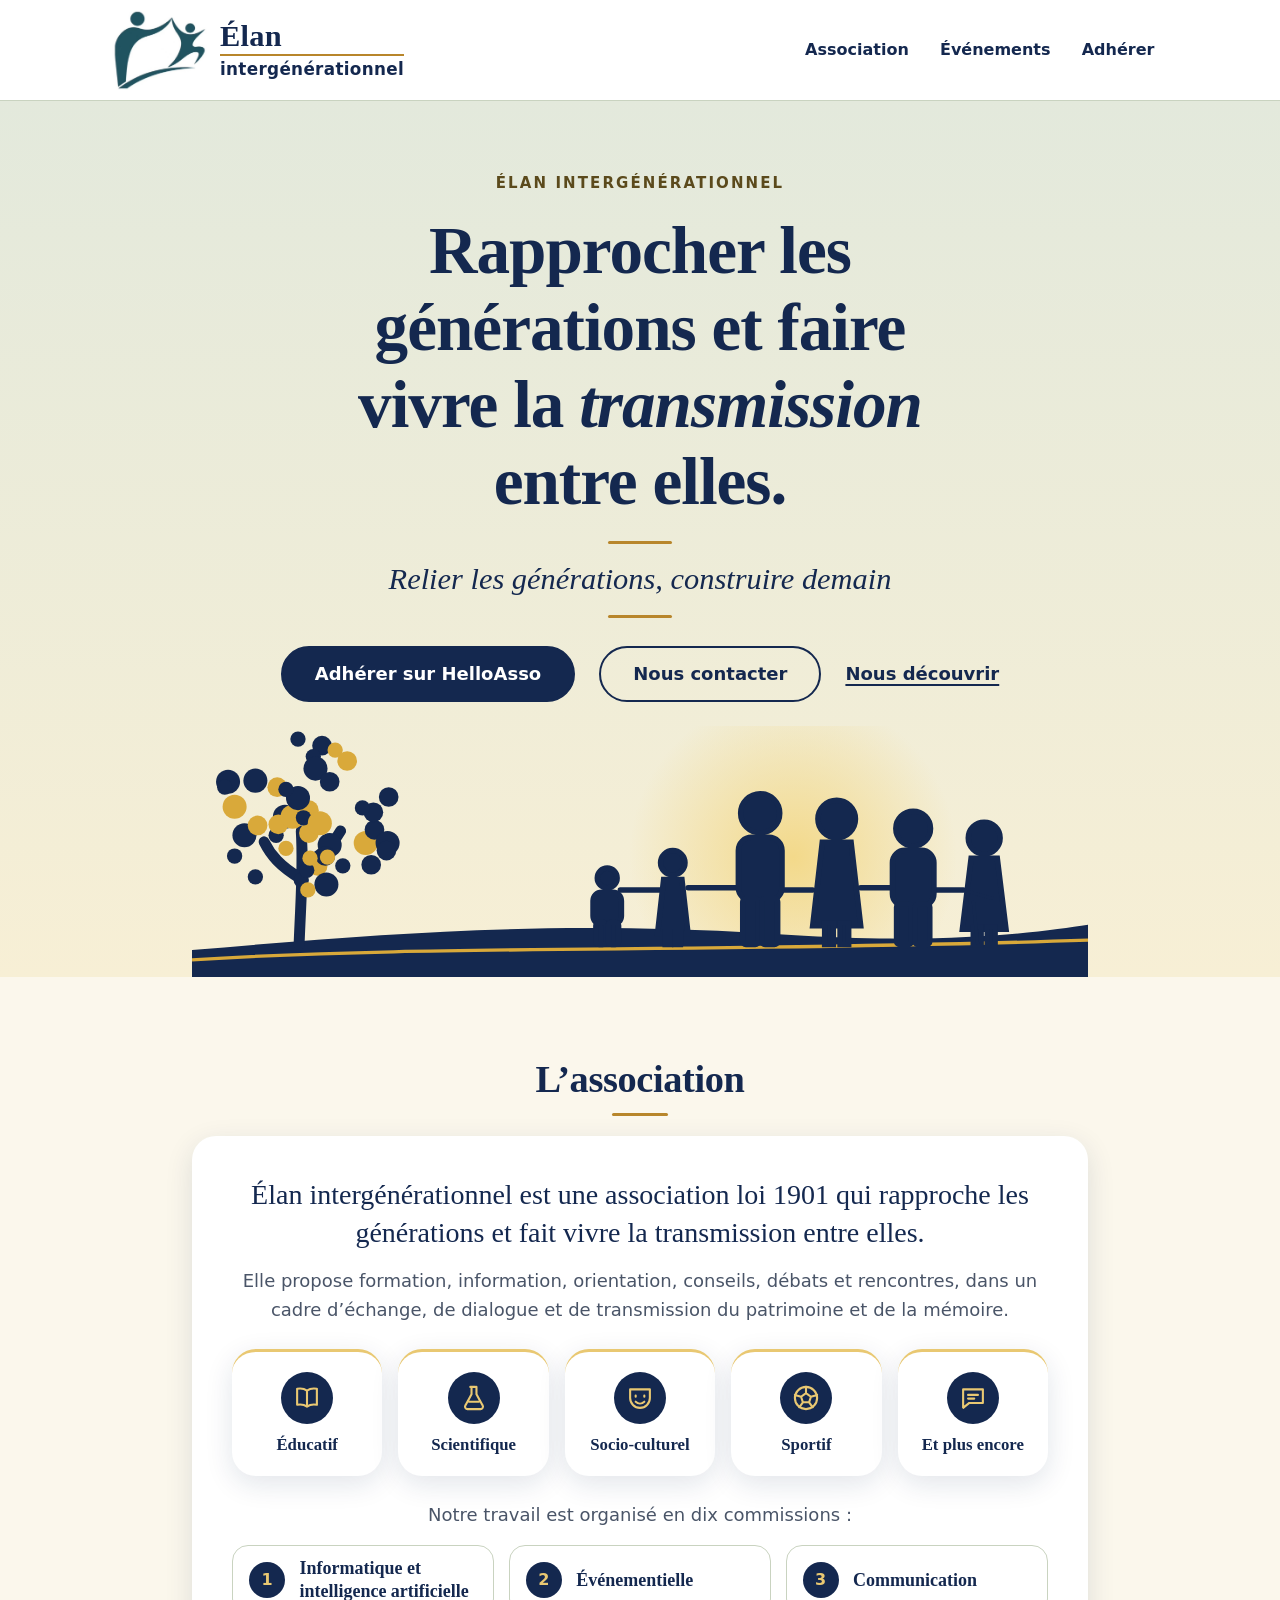
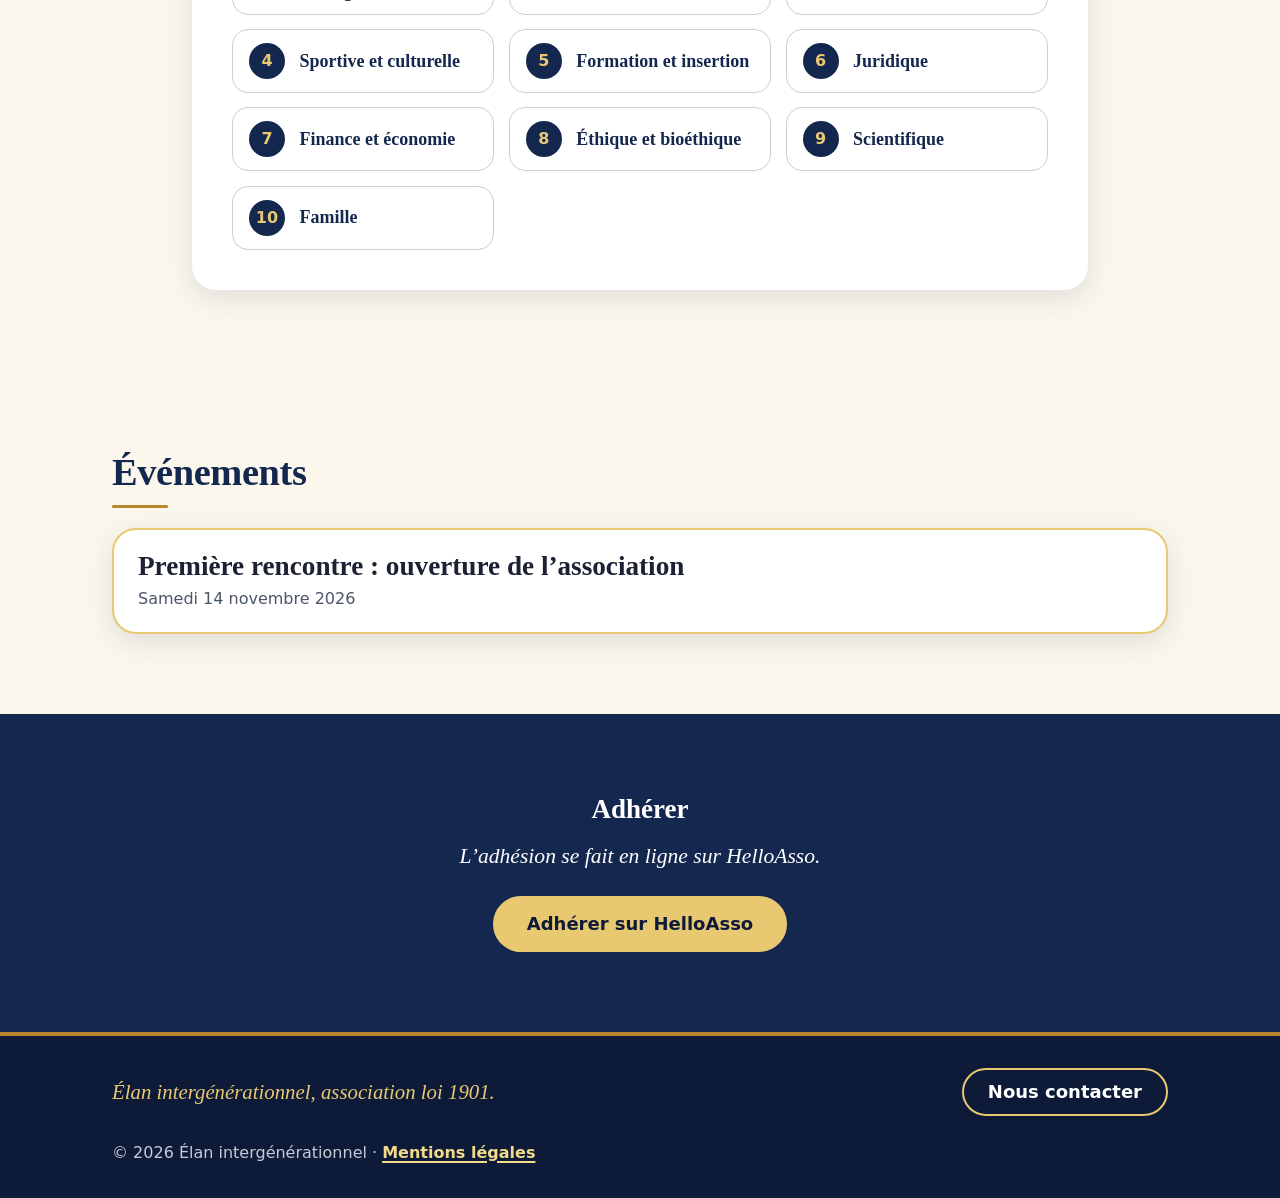
<file: index.html>
<!doctype html>
<html lang="fr">
<head>
<meta charset="utf-8">
<meta name="viewport" content="width=device-width, initial-scale=1">
<meta http-equiv="Content-Security-Policy" content="default-src 'none'; img-src 'self' data:; style-src 'self' 'unsafe-inline'; base-uri 'none'; form-action 'none'">
<meta name="referrer" content="strict-origin-when-cross-origin">
<meta name="color-scheme" content="light">
<meta name="theme-color" content="#1b2f66">
<title>Élan intergénérationnel</title>
<meta name="description" content="Élan intergénérationnel : association pour rapprocher les générations et faire vivre la transmission entre elles.">
<meta property="og:type" content="website">
<meta property="og:locale" content="fr_FR">
<meta property="og:site_name" content="Élan intergénérationnel">
<meta property="og:title" content="Élan intergénérationnel">
<meta property="og:description" content="Rapprocher les générations et faire vivre la transmission entre elles.">
<meta property="og:image:alt" content="Élan intergénérationnel : relier les générations, construire demain">
<meta property="og:url" content="https://elan-intergenerationnel.fr/">
<meta property="og:image" content="https://elan-intergenerationnel.fr/assets/og.png">
<link rel="icon" type="image/png" href="assets/favicon.png">
<link rel="stylesheet" href="style.css">
</head>
<body>
<a class="skip" href="#contenu">Aller au contenu</a>
<header class="site-header">
<div class="wrap bar">
<a class="brand" href="index.html" aria-label="Élan intergénérationnel, accueil"><img src="assets/logo-mark.jpg" width="440" height="370" alt=""><span class="wm"><b>Élan</b><span>intergénérationnel</span></span></a>
<nav aria-label="Navigation principale">
<ul>
<li><a href="#association">Association</a></li>
<li><a href="#evenements">Événements</a></li>
<li><a href="#adherer">Adhérer</a></li>
</ul>
</nav>
</div>
</header>

<main id="contenu">
<section class="hero" aria-labelledby="titre">
<div class="wrap">
<p class="eyebrow">Élan intergénérationnel</p>
<h1 id="titre">Rapprocher les générations et faire vivre la <em>transmission</em> entre elles.</h1>
<p class="tagline">Relier les générations, construire demain</p>
<div class="actions">
<a class="btn" href="https://www.helloasso.com/associations/elan-intergenerationnel-l-elan/adhesions/campagne" rel="noopener">Adhérer sur HelloAsso</a>
<a class="btn ghost" href="mailto:contact@elan-intergenerationnel.fr">Nous contacter</a>
<a class="more" href="#association">Nous découvrir</a>
</div>
</div>
<svg class="art" viewBox="0 0 820 230" preserveAspectRatio="xMidYMax slice" role="img" aria-label="Illustration : une famille de quatre générations main dans la main, près d’un arbre" focusable="false">
<defs><radialGradient id="sun"><stop offset="0" stop-color="#f3d98a"/><stop offset="1" stop-color="#f3d98a" stop-opacity="0"/></radialGradient></defs>
<circle cx="550" cy="120" r="150" fill="url(#sun)"/>
<path d="M0 205C180 190 330 176 560 192C700 200 780 188 820 182V230H0Z" fill="#14284f"/>
<path d="M0 214C220 200 460 208 820 196" fill="none" stroke="#d9a93a" stroke-width="3"/>
<path d="M98 200C100 150 102 130 100 96M100 140C80 128 72 118 66 106M101 128C118 118 128 110 136 96" stroke="#14284f" stroke-width="10" stroke-linecap="round" fill="none"/>
<circle cx="107" cy="98" r="9" fill="#d9a93a"/><circle cx="85" cy="82" r="7" fill="#14284f"/><circle cx="39" cy="119" r="7" fill="#14284f"/><circle cx="115" cy="128" r="9" fill="#d9a93a"/><circle cx="119" cy="18" r="9" fill="#14284f"/><circle cx="123" cy="145" r="11" fill="#14284f"/><circle cx="131" cy="22" r="7" fill="#d9a93a"/><circle cx="126" cy="109" r="11" fill="#14284f"/><circle cx="180" cy="65" r="9" fill="#14284f"/><circle cx="159" cy="107" r="11" fill="#d9a93a"/><circle cx="77" cy="100" r="7" fill="#14284f"/><circle cx="85" cy="83" r="11" fill="#14284f"/><circle cx="107" cy="77" r="9" fill="#d9a93a"/><circle cx="33" cy="51" r="11" fill="#14284f"/><circle cx="122" cy="119" r="9" fill="#14284f"/><circle cx="79" cy="90" r="9" fill="#d9a93a"/><circle cx="100" cy="141" r="7" fill="#14284f"/><circle cx="167" cy="95" r="9" fill="#14284f"/><circle cx="39" cy="74" r="11" fill="#d9a93a"/><circle cx="58" cy="138" r="7" fill="#14284f"/><circle cx="179" cy="107" r="11" fill="#14284f"/><circle cx="78" cy="56" r="9" fill="#d9a93a"/><circle cx="48" cy="100" r="11" fill="#14284f"/><circle cx="30" cy="56" r="7" fill="#14284f"/><circle cx="142" cy="32" r="9" fill="#d9a93a"/><circle cx="111" cy="28" r="7" fill="#14284f"/><circle cx="164" cy="127" r="9" fill="#14284f"/><circle cx="92" cy="83" r="11" fill="#d9a93a"/><circle cx="178" cy="114" r="9" fill="#14284f"/><circle cx="97" cy="12" r="7" fill="#14284f"/><circle cx="86" cy="112" r="7" fill="#d9a93a"/><circle cx="113" cy="39" r="11" fill="#14284f"/><circle cx="97" cy="66" r="11" fill="#14284f"/><circle cx="124" cy="120" r="7" fill="#d9a93a"/><circle cx="105" cy="132" r="7" fill="#14284f"/><circle cx="102" cy="84" r="7" fill="#14284f"/><circle cx="60" cy="91" r="9" fill="#d9a93a"/><circle cx="166" cy="79" r="9" fill="#14284f"/><circle cx="156" cy="75" r="7" fill="#14284f"/><circle cx="117" cy="89" r="11" fill="#d9a93a"/><circle cx="138" cy="128" r="7" fill="#14284f"/><circle cx="58" cy="50" r="11" fill="#14284f"/><circle cx="106" cy="150" r="7" fill="#d9a93a"/><circle cx="126" cy="51" r="9" fill="#14284f"/><circle cx="86" cy="58" r="7" fill="#14284f"/><circle cx="108" cy="121" r="7" fill="#d9a93a"/>
<g fill="#14284f" stroke="#14284f" stroke-width="5" stroke-linecap="round"><path d="M392 150L428 150" /><path d="M454 148L500 148" /><path d="M540 150L568 150" /><path d="M612 148L640 148" /><path d="M680 150L706 150" /><circle cx="380" cy="139.1" r="9.1"/><rect x="367.0" y="152.2" width="26" height="29.4" rx="7.8"/><rect x="369.6" y="179.6" width="9.4" height="20.400000000000006" rx="3"/><rect x="381.04" y="179.6" width="9.4" height="20.400000000000006" rx="3"/><circle cx="440" cy="125.18" r="11.2"/><path d="M426.0 190.24L431.6 140.36H448.4L454.0 190.24Z"/><rect x="433.0" y="188.52" width="5.0" height="11.47999999999999"/><rect x="441.96" y="188.52" width="5.0" height="11.47999999999999"/><circle cx="520" cy="79.94" r="17.9"/><rect x="500.0" y="101.88" width="40" height="57.96" rx="12.0"/><rect x="504.0" y="157.84" width="14.4" height="42.16" rx="3"/><rect x="521.6" y="157.84" width="14.4" height="42.16" rx="3"/><circle cx="590" cy="85.16" r="17.2"/><path d="M568.0 182.88L576.8 106.32H603.2L612.0 182.88Z"/><rect x="579.0" y="180.23999999999998" width="7.9" height="19.76000000000002"/><rect x="593.08" y="180.23999999999998" width="7.9" height="19.76000000000002"/><circle cx="660" cy="93.86" r="15.9"/><rect x="641.0" y="113.72" width="38" height="51.239999999999995" rx="11.4"/><rect x="644.8" y="162.95999999999998" width="13.7" height="37.04000000000002" rx="3"/><rect x="661.52" y="162.95999999999998" width="13.7" height="37.04000000000002" rx="3"/><circle cx="725" cy="102.56" r="14.6"/><path d="M705.0 186.07999999999998L713.0 121.12H737.0L745.0 186.07999999999998Z"/><rect x="715.0" y="183.84" width="7.2" height="16.159999999999997"/><rect x="727.8" y="183.84" width="7.2" height="16.159999999999997"/></g>
<path d="M705 150l28 8M715 160l4 40" stroke="#14284f" stroke-width="3" fill="none"/>
</svg>
</section>

<section class="sec objet" id="association" aria-labelledby="t-assoc">
<div class="wrap center">
<h2 id="t-assoc">L’association</h2>
<div class="card"><p class="lead">Élan intergénérationnel est une association loi 1901 qui rapproche les générations et fait vivre la transmission entre elles.</p>
<p class="fine">Elle propose formation, information, orientation, conseils, débats et rencontres, dans un cadre d’échange, de dialogue et de transmission du patrimoine et de la mémoire.</p>
<ul class="pil">
<li><svg viewBox="0 0 24 24" aria-hidden="true" focusable="false"><path d="M12 6c-2-1.5-5-2-8-1.5v13c3-.5 6 0 8 1.5 2-1.5 5-2 8-1.5v-13C17 4 14 4.5 12 6zM12 6v13"/></svg>Éducatif</li>
<li><svg viewBox="0 0 24 24" aria-hidden="true" focusable="false"><path d="M9 3h4M10 3v6l-5 9a2 2 0 0 0 2 3h10a2 2 0 0 0 2-3l-5-9V3M8 15h8"/></svg>Scientifique</li>
<li><svg viewBox="0 0 24 24" aria-hidden="true" focusable="false"><path d="M4 5h16v7a8 8 0 0 1-16 0zM8.5 10v1M15.5 10v1M8.5 15c2 2 5 2 7 0"/></svg>Socio-culturel</li>
<li><svg viewBox="0 0 24 24" aria-hidden="true" focusable="false"><circle cx="12" cy="12" r="9"/><path d="M12 8l4 3-1.5 4.5h-5L8 11zM12 3v5M16 11l5-1.5M14.5 15.5l3 4M9.5 15.5l-3 4M8 11L3 9.5"/></svg>Sportif</li>
<li><svg viewBox="0 0 24 24" aria-hidden="true" focusable="false"><path d="M4 5h16v11H9l-5 4zM8 9.5h8M8 12.5h5"/></svg>Et plus encore</li>
</ul>
<p class="fine">Notre travail est organisé en dix commissions&nbsp;:</p>
<ol class="commissions">
<li>Informatique et intelligence artificielle</li>
<li>Événementielle</li>
<li>Communication</li>
<li>Sportive et culturelle</li>
<li>Formation et insertion</li>
<li>Juridique</li>
<li>Finance et économie</li>
<li>Éthique et bioéthique</li>
<li>Scientifique</li>
<li>Famille</li>
</ol></div>
</div>
</section>

<section class="sec events-sec" id="evenements" aria-labelledby="t-ev">
<div class="wrap">
<h2 id="t-ev">Événements</h2>
<ul class="evlist">
<li class="ev-item"><span class="ev-txt"><span class="ttl">Première rencontre : ouverture de l’association</span><span class="sub"><time datetime="2026-11-14">Samedi 14 novembre 2026</time></span></span></li>
</ul>
</div>
</section>

<section class="adhesion" id="adherer" aria-labelledby="t-adh">
<div class="wrap">
<h2 id="t-adh">Adhérer</h2>
<div class="side">
<p>L’adhésion se fait en ligne sur HelloAsso.</p>
<a class="btn gold" href="https://www.helloasso.com/associations/elan-intergenerationnel-l-elan/adhesions/campagne" rel="noopener">Adhérer sur HelloAsso</a>
</div>
</div>
</section>
</main>

<footer>
<div class="wrap">
<div class="footer-row">
<p class="next">Élan intergénérationnel, association loi 1901.</p>
<a class="link-btn" href="mailto:contact@elan-intergenerationnel.fr">Nous contacter</a>
</div>
<p class="legal">© 2026 Élan intergénérationnel · <a href="mentions.html">Mentions légales</a></p>
</div>
</footer>
</body>
</html>
</file>
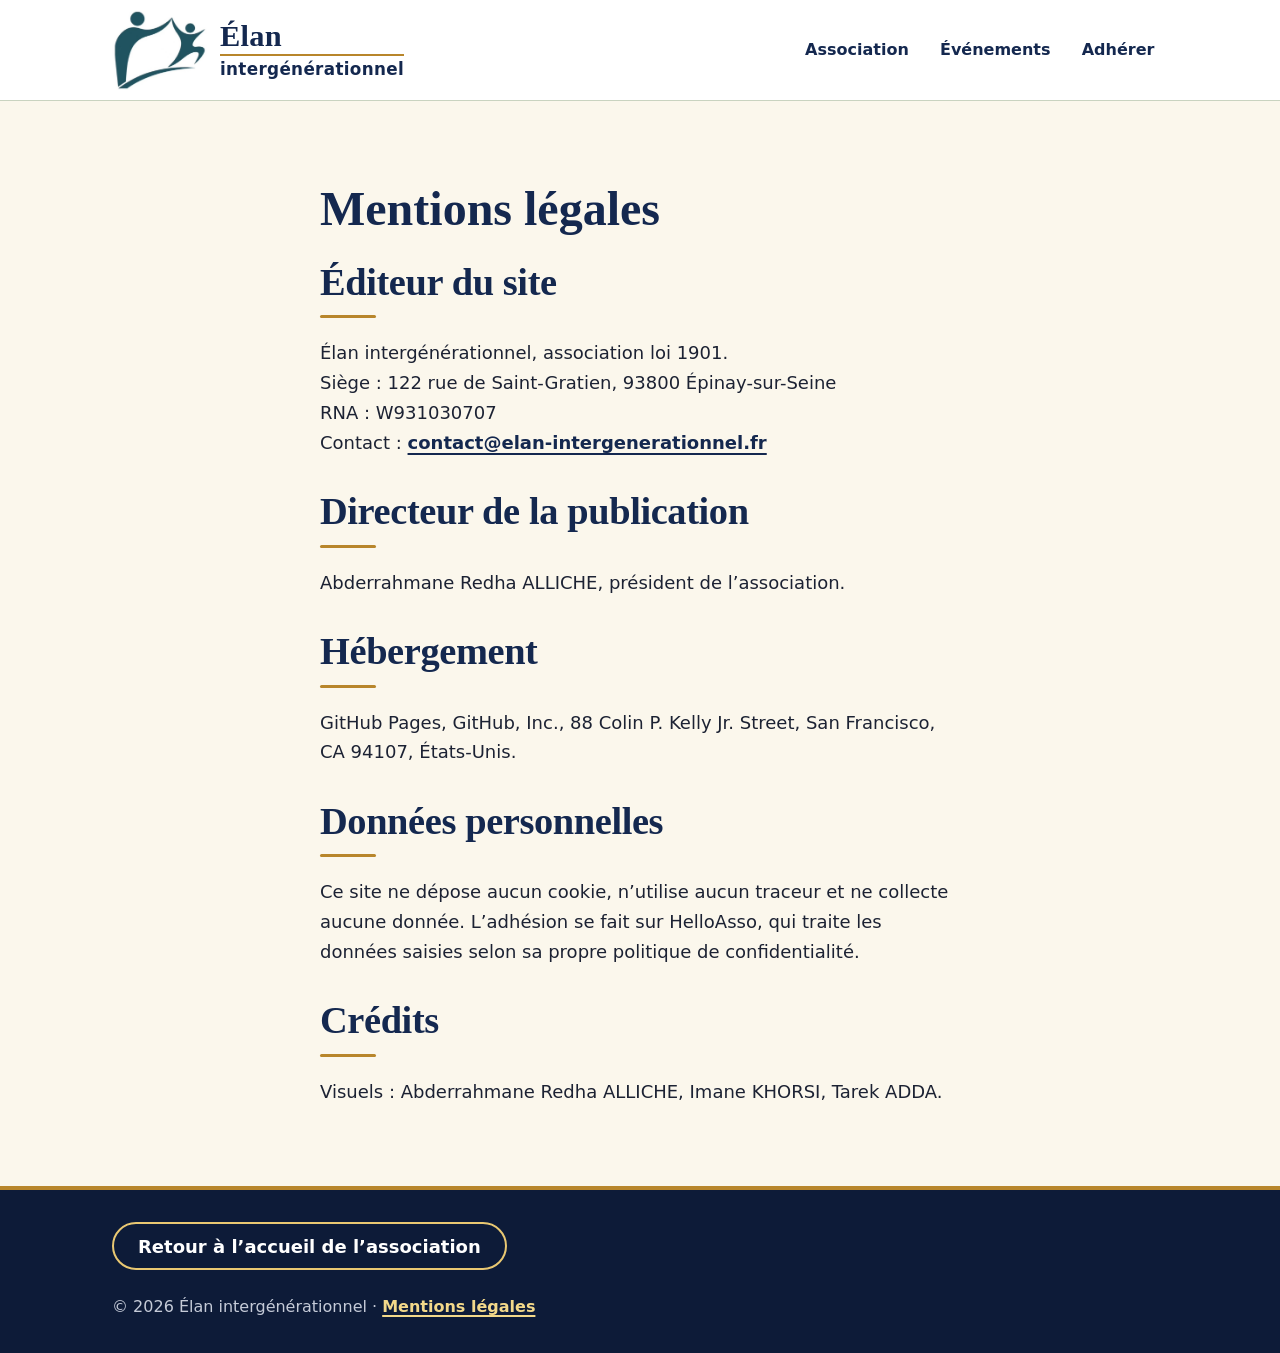
<file: mentions.html>
<!doctype html>
<html lang="fr">
<head>
<meta charset="utf-8">
<meta name="viewport" content="width=device-width, initial-scale=1">
<meta http-equiv="Content-Security-Policy" content="default-src 'none'; img-src 'self' data:; style-src 'self' 'unsafe-inline'; base-uri 'none'; form-action 'none'">
<meta name="referrer" content="strict-origin-when-cross-origin">
<meta name="color-scheme" content="light">
<meta name="theme-color" content="#1b2f66">
<title>Mentions légales · Élan intergénérationnel</title>
<meta name="description" content="Mentions légales du site de L’Élan.">
<link rel="icon" type="image/png" href="assets/favicon.png">
<link rel="stylesheet" href="style.css">
</head>
<body>
<a class="skip" href="#contenu">Aller au contenu</a>
<header class="site-header">
<div class="wrap bar">
<a class="brand" href="index.html" aria-label="Élan intergénérationnel, accueil"><img src="assets/logo-mark.jpg" width="440" height="370" alt=""><span class="wm"><b>Élan</b><span>intergénérationnel</span></span></a>
<nav aria-label="Navigation principale">
<ul>
<li><a href="index.html#association">Association</a></li>
<li><a href="index.html#evenements">Événements</a></li>
<li><a href="index.html#adherer">Adhérer</a></li>
</ul>
</nav>
</div>
</header>

<main id="contenu">
<section class="sec" aria-labelledby="t-ml">
<div class="wrap" style="max-width:46rem">
<h1 id="t-ml" style="font-size:clamp(2rem,6vw,3rem);margin-bottom:1.5rem">Mentions légales</h1>
<h2>Éditeur du site</h2>
<p>Élan intergénérationnel, association loi 1901.<br>Siège : 122 rue de Saint-Gratien, 93800 Épinay-sur-Seine<br>RNA : W931030707<br>Contact : <a href="mailto:contact@elan-intergenerationnel.fr">contact@elan-intergenerationnel.fr</a></p>
<h2>Directeur de la publication</h2>
<p>Abderrahmane Redha ALLICHE, président de l’association.</p>
<h2>Hébergement</h2>
<p>GitHub Pages, GitHub, Inc., 88 Colin P. Kelly Jr. Street, San Francisco, CA 94107, États-Unis.</p>
<h2>Données personnelles</h2>
<p>Ce site ne dépose aucun cookie, n’utilise aucun traceur et ne collecte aucune donnée. L’adhésion se fait sur HelloAsso, qui traite les données saisies selon sa propre politique de confidentialité.</p>
<h2>Crédits</h2>
<p>Visuels : Abderrahmane Redha ALLICHE, Imane KHORSI, Tarek ADDA.</p>
</div>
</section>
</main>

<footer>
<div class="wrap">
<div class="footer-row">
<a class="link-btn" href="index.html">Retour à l’accueil de l’association</a>
</div>
<p class="legal">© 2026 Élan intergénérationnel · <a href="mentions.html">Mentions légales</a></p>
</div>
</footer>
</body>
</html>
</file>
<file: style.css>
/* Direction F : identité de l'association (sauge, marine et or).
   Polices système uniquement, aucune requête externe. Mobile d'abord. */
:root{
  color-scheme:light;
  --navy:#14284f;
  --navy-deep:#0d1b38;
  --sage:#e3e9dc;
  --sage-2:#eef2ea;
  --cream:#fbf7ec;
  --gold:#b8862b;
  --gold-soft:#e9c872;
  --ink:#1c2233;
  --muted:#4a5568;
  --white:#fff;
  --line:#c9d3c0;
  --r:1.5rem;
  --shadow:0 .5rem 1.75rem rgba(20,40,79,.12);
  --serif:Charter,"Bitstream Charter","Iowan Old Style","Palatino Linotype",Palatino,Georgia,serif;
  --sans:system-ui,-apple-system,"Segoe UI",Roboto,"Helvetica Neue",Arial,sans-serif;
  --margin:clamp(1.25rem,5vw,3rem);
}
*{box-sizing:border-box;min-width:0}
html{-webkit-text-size-adjust:100%;scroll-behavior:smooth;scroll-padding-top:5rem}
@media (prefers-reduced-motion:reduce){html{scroll-behavior:auto}*{transition:none!important;animation:none!important}}
body{margin:0;background:var(--cream);color:var(--ink);font:1.125rem/1.65 var(--sans);overflow-x:hidden}
.wrap{width:100%;max-width:72rem;margin:0 auto;padding-inline:var(--margin)}
a{color:var(--navy);font-weight:600;text-decoration-thickness:2px;text-underline-offset:.2em}
a:hover{color:var(--navy-deep)}
:focus-visible{outline:3px solid var(--navy);outline-offset:3px;border-radius:4px}
h1,h2,h3{font-family:var(--serif);color:var(--navy);font-weight:700;margin:0;line-height:1.15;text-wrap:balance;overflow-wrap:break-word}
p{margin:0;overflow-wrap:break-word}
img{max-width:100%}
.skip{position:absolute;left:1rem;top:-5rem;background:var(--navy);color:var(--white);padding:.75rem 1.1rem;z-index:20;font-weight:700;border-radius:.5rem}
.skip:focus{top:.5rem}

/* En-tête */
.site-header{background:var(--white);border-bottom:1px solid var(--line);position:sticky;top:0;z-index:10}
.bar{display:flex;flex-wrap:wrap;align-items:center;justify-content:space-between;gap:.25rem 1.5rem;padding-block:.5rem}
.brand{display:block;line-height:0}
.brand img{display:block;width:12rem;height:auto;aspect-ratio:765/460;object-fit:cover;object-position:50% 58.7%}
.site-header ul{display:flex;flex-wrap:wrap;gap:0 .25rem;list-style:none;margin:0;padding:0}
.site-header nav a{display:inline-flex;align-items:center;min-height:44px;padding:.25rem .85rem;color:var(--navy);text-decoration:none;border-radius:999px;font-size:1rem}
.site-header nav a:hover{background:var(--sage)}
.site-header nav a[aria-current]{background:var(--navy);color:var(--white)}

/* Ouverture */
.hero{background:linear-gradient(#e3e9dc,#f7efd5);text-align:center;position:relative;overflow:hidden}
.hero .wrap{padding-block:clamp(2.5rem,7vw,4.5rem) clamp(.5rem,2vw,1rem)}
.hero .art{display:block;width:min(100%,56rem);height:auto;margin:0 auto}
.eyebrow{font:700 .9375rem/1.4 var(--sans);letter-spacing:.14em;text-transform:uppercase;color:var(--muted);margin-bottom:1.1rem}
.hero h1{font-size:clamp(2rem,6.4vw,3.9rem);letter-spacing:-.015em;max-width:20ch;margin-inline:auto}
.hero h1 em{font-style:italic;color:var(--navy)}
.tagline{font:italic 400 clamp(1.3rem,3.2vw,1.9rem)/1.3 var(--serif);color:var(--navy);margin-top:1.25rem}
.tagline::before,.tagline::after{content:"";display:block;width:4rem;height:3px;background:var(--gold);margin:1rem auto 0;border-radius:2px}
.tagline::before{margin:0 auto 1rem}
.actions{display:flex;flex-wrap:wrap;justify-content:center;align-items:center;gap:.75rem 1.5rem;margin-top:1.75rem}
.more{display:inline-flex;align-items:center;min-height:48px}
.btn{display:inline-flex;align-items:center;justify-content:center;min-height:56px;padding:.5rem 2rem;background:var(--navy);color:var(--white);font-weight:700;text-decoration:none;border:2px solid var(--navy);border-radius:999px;transition:background .2s,color .2s}
.btn:hover{background:var(--navy-deep);border-color:var(--navy-deep);color:var(--white)}
.btn.gold{background:var(--gold-soft);border-color:var(--gold-soft);color:var(--navy-deep)}
.btn.gold:hover{background:var(--white);border-color:var(--white);color:var(--navy-deep)}
.btn.ghost{background:transparent;color:var(--navy)}
.btn.ghost:hover{background:var(--navy);color:var(--white)}

/* Sections */
.sec{padding-block:clamp(2.75rem,7vw,5rem)}
.sec h2{font-size:clamp(1.6rem,4.4vw,2.4rem);margin-bottom:1.25rem}
.sec h2::after{content:"";display:block;width:3.5rem;height:3px;background:var(--gold);margin-top:.7rem;border-radius:2px}
.center{text-align:center}.center h2::after{margin-inline:auto}
.card{background:var(--white);border-radius:var(--r);box-shadow:var(--shadow);padding:clamp(1.5rem,4vw,2.5rem)}
.objet .card{max-width:56rem;margin-inline:auto}
.objet .lead{font:400 clamp(1.3rem,3.2vw,1.75rem)/1.35 var(--serif);color:var(--navy);margin-bottom:.9rem}
.objet .fine{color:var(--muted)}

.intro{margin-bottom:1.5rem;color:var(--muted)}
.commissions{list-style:none;margin:0;padding:0;counter-reset:c;display:grid;grid-template-columns:repeat(auto-fit,minmax(min(15rem,100%),1fr));gap:.9rem}
.commissions li{counter-increment:c;display:flex;align-items:center;gap:.9rem;min-height:4rem;padding:.7rem 1rem;background:var(--white);border:1px solid var(--line);border-radius:1rem;font-family:var(--serif);font-size:1.125rem;line-height:1.25;font-weight:600;color:var(--navy)}
.commissions li::before{content:counter(c);flex:none;display:grid;place-items:center;width:2.25rem;height:2.25rem;border-radius:50%;background:var(--navy);color:var(--gold-soft);font:700 1rem/1 var(--sans)}

.adhesion{padding-block:clamp(2.75rem,7vw,5rem);background:var(--navy);color:var(--white);text-align:center;position:relative}
.adhesion h2{color:var(--white)}
.adhesion h2::after{background:var(--gold-soft);margin-inline:auto}
.adhesion p{font:italic 400 1.35rem/1.4 var(--serif);margin-bottom:1.5rem}
.adhesion :focus-visible{outline-color:var(--gold-soft)}

/* Page événement */


footer{background:var(--navy-deep);color:var(--white)}
footer .wrap{padding-block:2rem}
.footer-row{display:flex;flex-wrap:wrap;align-items:center;justify-content:space-between;gap:1.25rem 2rem}
footer .next{max-width:38rem}
.link-btn{display:inline-flex;align-items:center;justify-content:center;min-height:48px;padding:.4rem 1.5rem;border:2px solid var(--gold-soft);border-radius:999px;color:var(--white);font-weight:700;text-decoration:none}
.link-btn:hover{background:var(--gold-soft);color:var(--navy-deep)}
footer :focus-visible{outline-color:var(--gold-soft)}
footer .legal{color:#c5cbd8;margin-top:1.5rem;font-size:1rem}

@media (min-width:48rem){
}
@media (max-width:30rem){.site-header nav a{font-size:.9375rem}.brand img{width:10rem}.site-header nav a{padding-inline:.6rem}}

.hero h1{font-size:clamp(2.1rem,6.8vw,4.2rem)}
.ev-txt{display:grid;gap:.2rem}
.ev-txt .ttl{font:700 clamp(1.2rem,3vw,1.7rem)/1.2 var(--serif)}
.ev-txt .sub{color:var(--muted);font-size:1rem}
.pillars{background:var(--cream)}
.pillars .intro{max-width:40rem;margin:0 auto 2rem}
.pil{list-style:none;margin:0;padding:0;display:grid;grid-template-columns:repeat(auto-fit,minmax(6.5rem,1fr));gap:1rem}
.pil li{display:flex;flex-direction:column;align-items:center;gap:.7rem;background:var(--white);border-radius:var(--r);box-shadow:var(--shadow);padding:1.25rem .75rem;font:700 1.05rem/1.2 var(--serif);color:var(--navy)}
.pil svg{width:3.25rem;height:3.25rem;padding:.7rem;border-radius:50%;background:var(--navy);fill:none;stroke:var(--gold-soft);stroke-width:1.7;stroke-linecap:round;stroke-linejoin:round}

.adhesion h2{margin-bottom:1rem}
.adhesion h2::after{margin-bottom:0}
.hero .art{margin-top:.5rem}
@media (max-width:40rem){.hero .art{width:100%;max-width:none}.pil li:last-child{grid-column:1/-1}}

/* Round 4 */
.site-header .bar{display:grid;grid-template-columns:auto 1fr;align-items:center;gap:.25rem 1.5rem;padding-block:.6rem}
.brand{display:flex;align-items:center;gap:.75rem;text-decoration:none}
.brand img{width:4.75rem;height:auto;aspect-ratio:440/370;object-fit:contain;object-position:center}
.wm{display:flex;flex-direction:column;line-height:1.05}
.wm b{font:700 1.6rem/1 var(--serif);color:var(--navy);letter-spacing:.01em}
.wm span{font:600 .95rem/1.2 var(--sans);color:var(--navy);letter-spacing:.02em;margin-top:.15rem;border-top:2px solid var(--gold);padding-top:.2rem}
.site-header nav ul{justify-content:flex-end}
.hero .eyebrow{color:#5b4a1c}
.tagline{color:var(--navy)}
footer{background:var(--navy-deep);border-top:4px solid var(--gold)}
footer .next{font:italic 400 1.3rem/1.3 var(--serif);color:var(--gold-soft)}
.pil li{border-top:3px solid var(--gold-soft)}
.sec h2{letter-spacing:-.01em}
@media (max-width:40rem){
  :root{--margin:1rem}
  body{font-size:1.0625rem}
  .site-header .bar{grid-template-columns:1fr;gap:0;padding-block:.5rem .25rem}
  .brand img{width:4.5rem}
  .wm b{font-size:1.4rem}.wm span{font-size:.875rem}
  .site-header nav ul{display:grid;grid-template-columns:repeat(auto-fit,minmax(0,1fr));width:100%;justify-content:stretch}
  .site-header nav a{justify-content:center;width:100%;padding-inline:.25rem;font-size:.9375rem;min-height:44px}
  .hero .wrap{padding-block:1.5rem .25rem}
  .eyebrow{font-size:.8125rem;margin-bottom:.6rem}
  .hero h1{font-size:2rem;line-height:1.12}
  .tagline{font-size:1.2rem;margin-top:.9rem}
  .tagline::before,.tagline::after{margin-top:.6rem;width:3rem}.tagline::before{margin-bottom:.6rem}
  .actions{margin-top:1.1rem;gap:.25rem}
  .actions .btn{width:100%}
  .hero .art{height:9.5rem;width:100%;margin-top:.25rem}

  .ev-txt .ttl{font-size:1.2rem}
  .sec{padding-block:2.25rem}
  .sec h2{font-size:1.6rem;margin-bottom:.9rem}
  .pillars .intro{font-size:1rem;margin-bottom:1.25rem}
  .pil{grid-template-columns:1fr 1fr;gap:.7rem}
  .pil li{padding:1rem .5rem;min-height:6.5rem;justify-content:center}
  .pil li:last-child{grid-column:1/-1;flex-direction:row;min-height:4.5rem;gap:1rem}
  .pil svg{width:2.75rem;height:2.75rem;padding:.55rem}
  .objet .card{padding:1.25rem}
  .commissions{grid-template-columns:1fr 1fr;gap:.6rem}
  .commissions li{font-size:.95rem;min-height:3.75rem;padding:.5rem .6rem;gap:.5rem}
  .commissions li::before{width:1.9rem;height:1.9rem;font-size:.875rem}
  .adhesion p{font-size:1.2rem}
  footer .wrap{padding-block:1.5rem}
}
@media (min-width:56rem){.brand img{width:6rem}.wm b{font-size:1.9rem}.wm span{font-size:1.05rem}}

footer .legal a{color:#f3d98a}
main h2 + p{margin-top:.75rem}
main .wrap > h2:not(:first-of-type){margin-top:2rem}

/* Événements, association fusionnée */
.objet .pil{margin:1.5rem 0}
.events-sec{background:var(--cream)}
.evlist{list-style:none;margin:0;padding:0}
.ev-item{display:block;background:var(--white);border-radius:var(--r);padding:1.25rem 1.5rem;box-shadow:var(--shadow);border:2px solid var(--gold-soft)}

/* Mobile : nav sur plusieurs lignes, pas de chevauchement */
@media (max-width:48rem){
  .site-header .bar{grid-template-columns:minmax(0,1fr);justify-items:center}
  .site-header{position:static}
  .site-header nav{width:100%}
  .commissions li{min-width:0;overflow-wrap:anywhere}
  .site-header nav ul{display:flex;grid-template-columns:none;flex-wrap:wrap;justify-content:center;gap:.1rem .15rem;width:100%}
  .site-header nav li{flex:none}
  .site-header nav a{width:auto;padding:.25rem .65rem;font-size:.9375rem}
}

.objet .commissions{margin-top:1.25rem;text-align:left}
.objet .fine+.commissions{margin-top:1rem}
</file>
